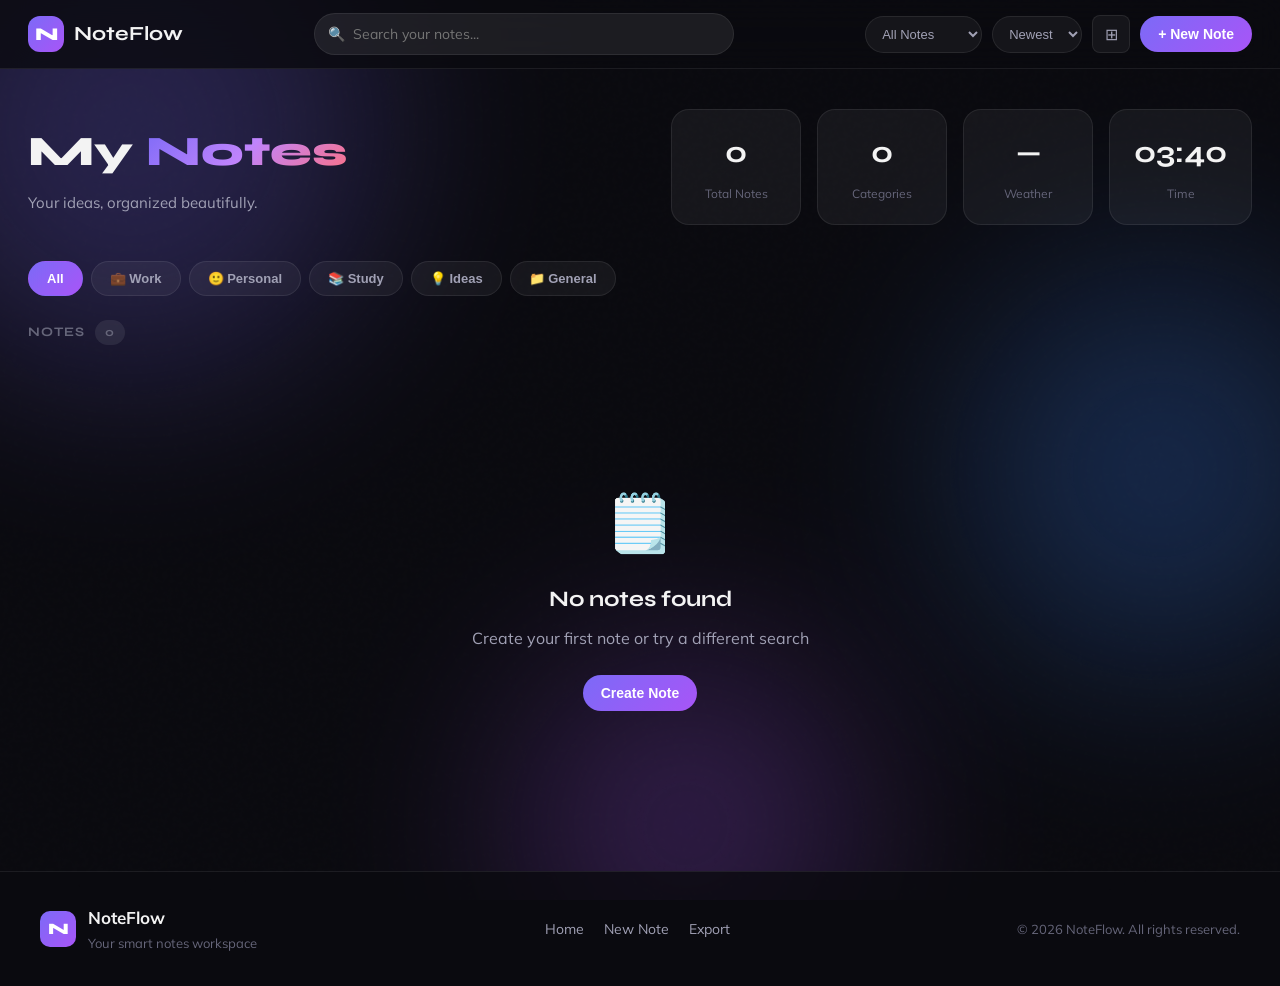
<file: app.html>
<!DOCTYPE html>
<html lang="en">
<head>
  <!-- META TAGS (Syllabus: meta & semantic tags) -->
  <meta charset="UTF-8">
  <meta name="viewport" content="width=device-width, initial-scale=1.0">
  <meta name="description" content="NoteFlow App — Create and manage your notes">
  <meta name="author" content="NoteFlow">
  <title>NoteFlow — App</title>

  <!-- EXTERNAL CSS -->
  <link href="https://fonts.googleapis.com/css2?family=Syne:wght@400;600;700;800&family=Mulish:wght@300;400;500;600&display=swap" rel="stylesheet">
  <link rel="stylesheet" href="style.css">

  <!-- EXTERNAL JS -->
  <script src="script.js" defer></script>
</head>

<body class="app-page">

  <!-- Animated background -->
  <div class="bg-wrap">
    <div class="orb orb1"></div>
    <div class="orb orb2"></div>
    <div class="orb orb3"></div>
    <div class="noise"></div>
  </div>

  <!-- HEADER / NAVBAR -->
  <header>
    <nav class="navbar" id="mainNav">
      <div class="nav-inner">

        <div class="brand">
          <div class="brand-icon">N</div>
          <!-- Inline JS -->
          <span class="brand-name" onclick="window.location.href='index.html'" style="cursor:pointer">NoteFlow</span>
        </div>

        <div class="nav-center">
          <!-- SEARCH (Syllabus: searching/filtering) -->
          <div class="search-wrap">
            <span class="search-icon">🔍</span>
            <input type="text" id="searchInput" placeholder="Search your notes..." oninput="searchNotes()">
          </div>
        </div>

        <div class="nav-right">
          <!-- FILTER DROPDOWN (Syllabus: filtering) -->
          <select id="filterCategory" onchange="filterNotes()" class="nav-filter">
            <option value="All">All Notes</option>
            <option value="Work">💼 Work</option>
            <option value="Personal">🙂 Personal</option>
            <option value="Study">📚 Study</option>
            <option value="Ideas">💡 Ideas</option>
            <option value="General">📁 General</option>
          </select>

          <!-- SORT DROPDOWN (Syllabus: sorting) -->
          <select id="sortOrder" onchange="sortNotes()" class="nav-filter">
            <option value="newest">Newest</option>
            <option value="oldest">Oldest</option>
            <option value="az">A → Z</option>
            <option value="za">Z → A</option>
          </select>

          <!-- Toggle View Button (Syllabus: toggle buttons) -->
          <button class="view-toggle" id="viewToggleBtn" onclick="toggleView()" title="Toggle view">⊞</button>

          <button class="btn-new" onclick="openCreateModal()">+ New Note</button>
        </div>

        <button class="hamburger" id="hamburgerBtn">
          <span></span><span></span><span></span>
        </button>

      </div>
    </nav>
  </header>

  <!-- HERO STATS BAR -->
  <section class="app-hero">
    <div class="app-hero-inner">
      <div class="app-hero-text">
        <h1>My <span class="gradient-text">Notes</span></h1>
        <p>Your ideas, organized beautifully.</p>
      </div>
      <div class="hero-stats">
        <div class="stat">
          <span class="stat-num" id="totalNotes">0</span>
          <span class="stat-label">Total Notes</span>
        </div>
        <div class="stat">
          <span class="stat-num" id="totalCats">0</span>
          <span class="stat-label">Categories</span>
        </div>
        <div class="stat" id="weatherStat" title="Live weather via Web API">
          <span class="stat-num" id="weatherIcon">🌡️</span>
          <span class="stat-label" id="weatherLabel">Weather</span>
        </div>
        <div class="stat">
          <span class="stat-num" id="clockDisplay">--:--</span>
          <span class="stat-label">Time</span>
        </div>
      </div>
    </div>
  </section>

  <!-- CATEGORY BAR (Syllabus: filtering) -->
  <div class="cat-bar">
    <div class="cat-inner">
      <button class="cat-pill active" onclick="setFilter('All', this)">All</button>
      <button class="cat-pill" onclick="setFilter('Work', this)">💼 Work</button>
      <button class="cat-pill" onclick="setFilter('Personal', this)">🙂 Personal</button>
      <button class="cat-pill" onclick="setFilter('Study', this)">📚 Study</button>
      <button class="cat-pill" onclick="setFilter('Ideas', this)">💡 Ideas</button>
      <button class="cat-pill" onclick="setFilter('General', this)">📁 General</button>
    </div>
  </div>

  <!-- MAIN (Syllabus: semantic tags) -->
  <main class="main-content">

    <div class="section-block">
      <div class="section-label">
        Notes
        <span class="section-count" id="noteCount">0</span>
        <span class="section-sort-info" id="sortInfo"></span>
      </div>

      <!-- NOTES GRID -->
      <div id="notesList" class="notes-grid"></div>
    </div>

    <!-- EMPTY STATE -->
    <div id="emptyState" class="empty-state" style="display:none">
      <div class="empty-icon">🗒️</div>
      <h3>No notes found</h3>
      <p>Create your first note or try a different search</p>
      <button class="btn-new" onclick="openCreateModal()">Create Note</button>
    </div>

  </main>

  <!-- CREATE / EDIT MODAL (Syllabus: forms + input validation) -->
  <div id="noteModal" class="modal-overlay" onclick="closeModalOutside(event)">
    <div class="modal-box">

      <div class="modal-header">
        <h3 id="modalTitle">New Note</h3>
        <button class="modal-close" onclick="closeModal()" title="Close">✖</button>
      </div>

      <!-- FORM (Syllabus: forms) -->
      <form class="modal-body" id="noteForm" onsubmit="return false;">

        <div class="field-group">
          <label for="noteTitle">Title <span class="req">*</span></label>
          <input type="text" id="noteTitle" placeholder="Enter title..." maxlength="80" required>
          <span class="char-count" id="titleCharCount">0 / 80</span>
          <span class="field-error" id="titleError"></span>
        </div>

        <div class="field-group">
          <label for="noteCategory">Category</label>
          <select id="noteCategory">
            <option value="General">📁 General</option>
            <option value="Work">💼 Work</option>
            <option value="Personal">🙂 Personal</option>
            <option value="Study">📚 Study</option>
            <option value="Ideas">💡 Ideas</option>
          </select>
        </div>

        <div class="field-group">
          <label for="notePriority">Priority</label>
          <select id="notePriority">
            <option value="normal">Normal</option>
            <option value="high">🔴 High</option>
            <option value="medium">🟡 Medium</option>
            <option value="low">🟢 Low</option>
          </select>
        </div>

        <div class="field-group">
          <label for="noteContent">Content <span class="req">*</span></label>
          <textarea id="noteContent" rows="5" placeholder="Write your note..." required></textarea>
          <span class="field-error" id="contentError"></span>
        </div>

        <!-- AI Enhance Button (Syllabus: Web API - AI) -->
        <div class="ai-bar">
          <button type="button" class="btn-ai" id="aiBtn"  onclick="defineWord()">📖 Define Word</button>
          </button>
          <span class="ai-hint">Let AI improve your note</span>
        </div>

        <!-- AI Response Box -->
        <div class="ai-response-box" id="aiResponseBox" style="display:none;">
          <div class="ai-response-header">
            <span>🤖 AI Suggestion</span>
            <div class="ai-response-actions">
              <button type="button" class="btn-ai-accept" onclick="acceptAiSuggestion()">✅ Use This</button>
              <button type="button" class="btn-ai-reject" onclick="rejectAiSuggestion()">✖ Discard</button>
            </div>
          </div>
          <div class="ai-response-text" id="aiResponseText"></div>
        </div>

      </form>

      <div class="modal-footer">
        <button class="btn-ghost" onclick="closeModal()">Cancel</button>
        <button class="btn-primary" onclick="saveNote()">💾 Save Note</button>
        
      </div>

    </div>
  </div>

  <!-- VIEW NOTE MODAL -->
  <div id="viewModal" class="modal-overlay" onclick="closeViewModalOutside(event)">
    <div class="modal-box modal-box-view">
      <div class="modal-header">
        <h3 id="viewModalTitle">Note</h3>
        <button class="modal-close" onclick="closeViewModal()">✖</button>
      </div>
      <div class="modal-body" id="viewModalBody"></div>
      <div class="modal-footer">
        <button class="btn-ghost" onclick="closeViewModal()">Close</button>
        <button class="btn-primary" id="editFromViewBtn" onclick="editFromView()">✏️ Edit</button>
      </div>
    </div>
  </div>

  <!-- TOAST -->
  <div id="toast" class="toast"></div>

  <!-- SCROLL TOP -->
  <button class="scroll-top" id="scrollTopBtn" onclick="scrollToTop()" title="Back to top">↑</button>

  <!-- FOOTER -->
  <footer class="footer">
    <div class="footer-inner">
      <div class="footer-brand">
        <div class="footer-logo">N</div>
        <div>
          <h3>NoteFlow</h3>
          <p>Your smart notes workspace</p>
        </div>
      </div>
      <nav class="footer-links">
        <a href="index.html">Home</a>
        <a href="#" onclick="openCreateModal()">New Note</a>
        <a href="#" onclick="exportNotes()">Export</a>
      </nav>
      <div class="footer-copy">© 2026 NoteFlow. All rights reserved.</div>
    </div>
  </footer>

</body>
</html>
</file>
<file: style.css>
/* ═══════════════════════════════════════
   NOTEFLOW — COMPLETE STYLESHEET
   Syllabus: External CSS, Media Queries,
   CSS Layouts (Flex/Grid), Hover effects,
   Animations, Responsive design
═══════════════════════════════════════ */

/* RESET */
*, *::before, *::after {
  margin: 0;
  padding: 0;
  box-sizing: border-box;
}

/* ROOT VARIABLES */
:root {
  --bg: #0a0a0f;
  --bg2: #111118;
  --surface: rgba(255,255,255,0.05);
  --surface2: rgba(255,255,255,0.08);
  --surface3: rgba(255,255,255,0.12);

  --border: rgba(255,255,255,0.08);
  --border2: rgba(255,255,255,0.18);

  --text: #f3f3f3;
  --text2: #a1a1b5;
  --text3: #66667a;

  --accent: #7c6af7;
  --accent2: #a855f7;
  --accent-glow: rgba(124,106,247,0.3);

  --green: #22c55e;
  --red: #ef4444;
  --yellow: #eab308;
  --blue: #3b82f6;

  --radius: 18px;
  --radius-sm: 12px;
  --radius-xs: 8px;

  --shadow: 0 8px 32px rgba(0,0,0,0.4);
  --shadow-accent: 0 8px 32px rgba(124,106,247,0.2);

  --transition: 0.25s ease;
}

/* BODY */
body {
  font-family: 'Mulish', sans-serif;
  background: var(--bg);
  color: var(--text);
  min-height: 100vh;
  overflow-x: hidden;
  line-height: 1.6;
}

/* ═══════════════════════════════════════
   ANIMATED BACKGROUND (Syllabus: bg animations)
═══════════════════════════════════════ */
.bg-wrap {
  position: fixed;
  inset: 0;
  overflow: hidden;
  z-index: 0;
  pointer-events: none;
}

.orb {
  position: absolute;
  border-radius: 50%;
  filter: blur(100px);
  opacity: 0.25;
  /* Syllabus: CSS animations */
  animation: orbFloat 8s ease-in-out infinite;
}

.orb1 {
  width: 500px; height: 500px;
  background: #7c6af7;
  top: -120px; left: -120px;
  animation-delay: 0s;
}
.orb2 {
  width: 400px; height: 400px;
  background: #3b82f6;
  right: -80px; top: 30%;
  animation-delay: -3s;
}
.orb3 {
  width: 350px; height: 350px;
  background: #a855f7;
  bottom: -100px; left: 40%;
  animation-delay: -5s;
}

@keyframes orbFloat {
  0%, 100% { transform: translateY(0) scale(1); }
  50% { transform: translateY(-30px) scale(1.05); }
}

/* Noise overlay */
.noise {
  position: absolute;
  inset: 0;
  background-image: url("data:image/svg+xml,%3Csvg viewBox='0 0 200 200' xmlns='http://www.w3.org/2000/svg'%3E%3Cfilter id='n'%3E%3CfeTurbulence type='fractalNoise' baseFrequency='0.9' numOctaves='4'/%3E%3C/filter%3E%3Crect width='100%25' height='100%25' filter='url(%23n)' opacity='0.04'/%3E%3C/svg%3E");
  opacity: 0.3;
}

/* ═══════════════════════════════════════
   NAVBAR (Syllabus: semantic header/nav)
═══════════════════════════════════════ */
header { position: sticky; top: 0; z-index: 100; }

.navbar {
  position: relative;
  backdrop-filter: blur(20px);
  -webkit-backdrop-filter: blur(20px);
  background: rgba(10,10,15,0.8);
  border-bottom: 1px solid var(--border);
  transition: var(--transition);
}

.navbar.scrolled {
  background: rgba(10,10,15,0.95);
  box-shadow: 0 4px 20px rgba(0,0,0,0.4);
}

.nav-inner {
  max-width: 1280px;
  margin: auto;
  padding: 0 28px;
  height: 68px;
  display: flex;
  align-items: center;
  justify-content: space-between;
  gap: 16px;
}

/* BRAND */
.brand {
  display: flex;
  align-items: center;
  gap: 10px;
  flex-shrink: 0;
}

.brand-icon {
  width: 36px; height: 36px;
  border-radius: 12px;
  background: linear-gradient(135deg, #7c6af7, #a855f7);
  display: flex;
  align-items: center;
  justify-content: center;
  color: white;
  font-family: 'Syne', sans-serif;
  font-weight: 800;
  font-size: 18px;
  /* Syllabus: hover effect JS + CSS */
  transition: transform var(--transition), box-shadow var(--transition);
}

.brand-icon:hover {
  transform: rotate(10deg) scale(1.1);
  box-shadow: var(--shadow-accent);
}

.brand-name {
  font-family: 'Syne', sans-serif;
  font-size: 20px;
  font-weight: 700;
  white-space: nowrap;
}

/* SEARCH */
.nav-center { flex: 1; min-width: 0; }

.search-wrap {
  max-width: 420px;
  margin: auto;
  position: relative;
}

.search-icon {
  position: absolute;
  left: 14px;
  top: 50%;
  transform: translateY(-50%);
  font-size: 14px;
  pointer-events: none;
}

.search-wrap input {
  width: 100%;
  padding: 11px 18px 11px 38px;
  background: var(--surface2);
  border: 1px solid var(--border);
  border-radius: 30px;
  color: var(--text);
  outline: none;
  font-size: 14px;
  font-family: 'Mulish', sans-serif;
  transition: border-color var(--transition), box-shadow var(--transition);
}

.search-wrap input:focus {
  border-color: var(--accent);
  box-shadow: 0 0 0 3px var(--accent-glow);
}

/* NAV RIGHT */
.nav-right {
  display: flex;
  align-items: center;
  gap: 10px;
  flex-shrink: 0;
}

/* NAV LINKS (landing) */
.nav-links {
  display: flex;
  align-items: center;
  gap: 8px;
}

.nav-link {
  color: var(--text2);
  text-decoration: none;
  font-size: 14px;
  font-weight: 500;
  padding: 8px 12px;
  border-radius: 8px;
  transition: color var(--transition), background var(--transition);
}

.nav-link:hover {
  color: var(--text);
  background: var(--surface2);
}

/* FILTERS */
.nav-filter {
  padding: 9px 12px;
  border-radius: 30px;
  border: 1px solid var(--border);
  background: var(--surface);
  color: var(--text2);
  outline: none;
  font-size: 13px;
  cursor: pointer;
  transition: border-color var(--transition);
}

.nav-filter:hover, .nav-filter:focus {
  border-color: var(--accent);
}

/* VIEW TOGGLE BUTTON */
.view-toggle {
  width: 38px; height: 38px;
  border-radius: var(--radius-xs);
  border: 1px solid var(--border);
  background: var(--surface);
  color: var(--text2);
  cursor: pointer;
  font-size: 16px;
  display: flex; align-items: center; justify-content: center;
  transition: all var(--transition);
}

.view-toggle:hover {
  background: var(--surface2);
  color: var(--accent);
  border-color: var(--accent);
}

/* BUTTONS */
.btn-new {
  border: none;
  cursor: pointer;
  padding: 10px 18px;
  border-radius: 30px;
  background: linear-gradient(135deg, #7c6af7, #a855f7);
  color: white;
  font-weight: 700;
  font-size: 14px;
  white-space: nowrap;
  transition: transform var(--transition), box-shadow var(--transition);
}

.btn-new:hover {
  transform: translateY(-2px);
  box-shadow: var(--shadow-accent);
}

/* HAMBURGER (Syllabus: toggle button) */
.hamburger {
  display: none;
  flex-direction: column;
  gap: 5px;
  width: 38px; height: 38px;
  padding: 8px;
  border: 1px solid var(--border);
  border-radius: var(--radius-xs);
  background: var(--surface);
  cursor: pointer;
  align-items: center;
  justify-content: center;
}

.hamburger span {
  width: 18px; height: 2px;
  background: var(--text2);
  border-radius: 2px;
  transition: all 0.3s;
  display: block;
}

.hamburger.open span:nth-child(1) { transform: translateY(7px) rotate(45deg); }
.hamburger.open span:nth-child(2) { opacity: 0; }
.hamburger.open span:nth-child(3) { transform: translateY(-7px) rotate(-45deg); }

/* ═══════════════════════════════════════
   LANDING — HERO
═══════════════════════════════════════ */
.hero {
  position: relative;
  z-index: 1;
  min-height: 88vh;
  display: flex;
  align-items: center;
  padding: 80px 28px 60px;
}

.hero-inner {
  max-width: 700px;
  margin: 0 auto;
  text-align: center;
  /* Syllabus: animation on page load */
  animation: fadeUp 0.8s ease both;
}

@keyframes fadeUp {
  from { opacity: 0; transform: translateY(30px); }
  to { opacity: 1; transform: translateY(0); }
}

.hero-badge {
  display: inline-block;
  padding: 6px 16px;
  background: rgba(124,106,247,0.15);
  border: 1px solid rgba(124,106,247,0.3);
  border-radius: 30px;
  color: #c4b5fd;
  font-size: 13px;
  font-weight: 600;
  margin-bottom: 24px;
  animation: fadeUp 0.6s ease both;
}

.hero-title {
  font-family: 'Syne', sans-serif;
  font-size: clamp(42px, 7vw, 72px);
  font-weight: 800;
  line-height: 1.1;
  margin-bottom: 20px;
  animation: fadeUp 0.7s ease both;
  animation-delay: 0.1s;
}

.gradient-text {
  background: linear-gradient(135deg, #7c6af7, #c084fc, #fb7185);
  -webkit-background-clip: text;
  background-clip: text;
  -webkit-text-fill-color: transparent;
}

/* Typing cursor (Syllabus: JS animation) */
.cursor {
  display: inline-block;
  color: var(--accent);
  animation: blink 1s step-end infinite;
  font-weight: 300;
}

@keyframes blink {
  0%, 100% { opacity: 1; }
  50% { opacity: 0; }
}

.hero-sub {
  color: var(--text2);
  font-size: 17px;
  line-height: 1.7;
  margin-bottom: 36px;
  animation: fadeUp 0.7s ease both;
  animation-delay: 0.2s;
}

/* HERO BUTTONS */
.hero-btns {
  display: flex;
  gap: 12px;
  justify-content: center;
  flex-wrap: wrap;
  margin-bottom: 48px;
  animation: fadeUp 0.7s ease both;
  animation-delay: 0.3s;
}

.btn-primary-lg {
  padding: 14px 28px;
  border: none;
  border-radius: 30px;
  background: linear-gradient(135deg, #7c6af7, #a855f7);
  color: white;
  font-size: 16px;
  font-weight: 700;
  cursor: pointer;
  transition: transform var(--transition), box-shadow var(--transition);
}

.btn-primary-lg:hover {
  transform: translateY(-3px);
  box-shadow: 0 12px 40px rgba(124,106,247,0.4);
}

.btn-outline-lg {
  padding: 14px 28px;
  border: 1px solid var(--border2);
  border-radius: 30px;
  background: transparent;
  color: var(--text);
  font-size: 16px;
  font-weight: 600;
  cursor: pointer;
  transition: all var(--transition);
}

.btn-outline-lg:hover {
  background: var(--surface2);
  border-color: var(--accent);
  color: var(--accent);
}

/* HERO STATS */
.hero-stats {
  display: flex;
  justify-content: center;
  gap: 16px;
  flex-wrap: wrap;
  animation: fadeUp 0.7s ease both;
  animation-delay: 0.4s;
}

.stat {
  background: var(--surface);
  border: 1px solid var(--border);
  padding: 18px 24px;
  border-radius: var(--radius);
  min-width: 130px;
  text-align: center;
  transition: border-color var(--transition), transform var(--transition);
}

.stat:hover {
  border-color: var(--border2);
  transform: translateY(-2px);
}

.stat-num {
  display: block;
  font-family: 'Syne', sans-serif;
  font-size: 30px;
  font-weight: 700;
  margin-bottom: 4px;
}

.stat-label {
  color: var(--text3);
  font-size: 12px;
}

/* HERO DECORATION CARDS */
.hero-cards-deco {
  position: absolute;
  right: 5%;
  top: 50%;
  transform: translateY(-50%);
  display: flex;
  flex-direction: column;
  gap: 14px;
  pointer-events: none;
}

.deco-card {
  background: var(--surface2);
  border: 1px solid var(--border2);
  border-radius: var(--radius-sm);
  padding: 16px 20px;
  width: 200px;
  /* Syllabus: animation */
  animation: floatCard 4s ease-in-out infinite;
}

.deco1 { animation-delay: 0s; }
.deco2 { animation-delay: -1.3s; }
.deco3 { animation-delay: -2.6s; }

@keyframes floatCard {
  0%, 100% { transform: translateY(0); }
  50% { transform: translateY(-8px); }
}

.deco-tag {
  font-size: 10px;
  font-weight: 700;
  color: #c4b5fd;
  margin-bottom: 6px;
}

.deco-title {
  font-weight: 600;
  font-size: 13px;
  margin-bottom: 10px;
}

.deco-line {
  height: 4px;
  background: var(--surface3);
  border-radius: 4px;
  margin-bottom: 6px;
}

.deco-line.short { width: 60%; }

/* ═══════════════════════════════════════
   FEATURES SECTION
═══════════════════════════════════════ */
.features-section {
  position: relative;
  z-index: 1;
  padding: 80px 28px;
}

.section-container {
  max-width: 1200px;
  margin: auto;
}

.section-heading {
  text-align: center;
  margin-bottom: 48px;
}

.section-eyebrow {
  display: inline-block;
  font-size: 12px;
  font-weight: 700;
  text-transform: uppercase;
  letter-spacing: 2px;
  color: var(--accent);
  margin-bottom: 12px;
}

.section-heading h2 {
  font-family: 'Syne', sans-serif;
  font-size: clamp(28px, 4vw, 44px);
  font-weight: 800;
}

/* FEATURES TABLE (Syllabus: tables) */
.features-table-wrap {
  overflow-x: auto;
  margin-bottom: 48px;
  border-radius: var(--radius);
  border: 1px solid var(--border);
}

.features-table {
  width: 100%;
  border-collapse: collapse;
  font-size: 14px;
}

.features-table thead {
  background: var(--surface2);
}

.features-table th {
  padding: 14px 20px;
  text-align: left;
  font-family: 'Syne', sans-serif;
  font-weight: 700;
  font-size: 12px;
  text-transform: uppercase;
  letter-spacing: 1px;
  color: var(--text3);
  border-bottom: 1px solid var(--border);
}

.features-table td {
  padding: 14px 20px;
  border-bottom: 1px solid var(--border);
  color: var(--text2);
}

.features-table tbody tr {
  transition: background var(--transition);
}

/* Syllabus: hover effect */
.features-table tbody tr:hover {
  background: var(--surface);
}

.features-table tbody tr:last-child td {
  border-bottom: none;
}

.badge {
  display: inline-block;
  padding: 4px 10px;
  border-radius: 20px;
  font-size: 11px;
  font-weight: 700;
}

.badge-green { background: rgba(34,197,94,0.15); color: #86efac; }
.badge-blue  { background: rgba(59,130,246,0.15); color: #93c5fd; }
.badge-yellow{ background: rgba(234,179,8,0.15);  color: #fde047; }

/* FEATURES GRID */
.features-grid {
  display: grid;
  grid-template-columns: repeat(auto-fill, minmax(280px, 1fr));
  gap: 20px;
}

/* FEATURE CARD (Syllabus: hover effects using JS) */
.feat-card {
  background: var(--surface);
  border: 1px solid var(--border);
  border-radius: var(--radius);
  padding: 28px 24px;
  cursor: default;
  transition: transform var(--transition), border-color var(--transition), box-shadow var(--transition);
  position: relative;
  overflow: hidden;
}

.feat-card::before {
  content: '';
  position: absolute;
  inset: 0;
  background: linear-gradient(135deg, rgba(124,106,247,0.05), transparent);
  opacity: 0;
  transition: opacity var(--transition);
}

/* Syllabus: hover effect */
.feat-card:hover {
  transform: translateY(-6px);
  border-color: var(--border2);
  box-shadow: var(--shadow-accent);
}

.feat-card:hover::before { opacity: 1; }

.feat-icon {
  font-size: 32px;
  margin-bottom: 16px;
  display: block;
}

.feat-card h3 {
  font-family: 'Syne', sans-serif;
  font-size: 18px;
  margin-bottom: 10px;
}

.feat-card p {
  color: var(--text2);
  font-size: 14px;
  line-height: 1.6;
}

/* ═══════════════════════════════════════
   GALLERY SECTION (Syllabus: image gallery)
═══════════════════════════════════════ */
.gallery-section {
  position: relative;
  z-index: 1;
  padding: 80px 28px;
  background: rgba(255,255,255,0.02);
}

/* Gallery Filter Buttons (Syllabus: filtering) */
.gallery-filters {
  display: flex;
  gap: 10px;
  justify-content: center;
  flex-wrap: wrap;
  margin-bottom: 32px;
}

.gal-btn {
  padding: 8px 20px;
  border: 1px solid var(--border);
  border-radius: 30px;
  background: var(--surface);
  color: var(--text2);
  cursor: pointer;
  font-size: 13px;
  font-weight: 600;
  transition: all var(--transition);
}

.gal-btn.active, .gal-btn:hover {
  background: linear-gradient(135deg, #7c6af7, #a855f7);
  color: white;
  border-color: transparent;
}

/* Gallery Grid */
.gallery-grid {
  display: grid;
  grid-template-columns: repeat(auto-fill, minmax(280px, 1fr));
  gap: 20px;
}

.gallery-item {
  cursor: pointer;
  border-radius: var(--radius);
  overflow: hidden;
  border: 1px solid var(--border);
  transition: transform var(--transition), box-shadow var(--transition);
}

.gallery-item:hover {
  transform: scale(1.02);
  box-shadow: var(--shadow);
}

.gallery-item.hidden {
  display: none;
}

.gal-img-wrap {
  position: relative;
  aspect-ratio: 16/10;
  overflow: hidden;
}

.gal-placeholder {
  width: 100%; height: 100%;
  display: flex;
  flex-direction: column;
  align-items: center;
  justify-content: center;
  gap: 8px;
}

.gal-placeholder span { font-size: 40px; }
.gal-placeholder p { font-size: 14px; font-weight: 600; color: rgba(255,255,255,0.8); }

/* Gallery overlay (Syllabus: hover effect) */
.gal-overlay {
  position: absolute;
  inset: 0;
  background: rgba(0,0,0,0.5);
  display: flex;
  align-items: center;
  justify-content: center;
  opacity: 0;
  transition: opacity var(--transition);
}

.gallery-item:hover .gal-overlay { opacity: 1; }

.gal-overlay span {
  background: white;
  color: #000;
  padding: 8px 16px;
  border-radius: 30px;
  font-size: 13px;
  font-weight: 700;
}

.gal-caption {
  padding: 12px 16px;
  font-size: 13px;
  color: var(--text2);
  background: var(--surface);
  text-align: center;
}

/* LIGHTBOX (Syllabus: interactive gallery) */
.lightbox-overlay {
  position: fixed;
  inset: 0;
  background: rgba(0,0,0,0.92);
  z-index: 500;
  display: none;
  align-items: center;
  justify-content: center;
  padding: 20px;
  animation: fadeIn 0.2s ease;
}

.lightbox-overlay.active { display: flex; }

@keyframes fadeIn {
  from { opacity: 0; }
  to { opacity: 1; }
}

.lightbox-content {
  max-width: 700px;
  width: 100%;
  border-radius: var(--radius);
  overflow: hidden;
  animation: scaleIn 0.3s ease;
}

@keyframes scaleIn {
  from { transform: scale(0.8); opacity: 0; }
  to { transform: scale(1); opacity: 1; }
}

.lightbox-close, .lightbox-prev, .lightbox-next {
  position: fixed;
  border: none;
  background: rgba(255,255,255,0.1);
  color: white;
  cursor: pointer;
  border-radius: 50%;
  transition: background var(--transition);
  font-size: 20px;
  display: flex; align-items: center; justify-content: center;
}

.lightbox-close { top: 20px; right: 20px; width: 44px; height: 44px; }
.lightbox-prev  { left: 16px; top: 50%; transform: translateY(-50%); width: 44px; height: 44px; }
.lightbox-next  { right: 16px; top: 50%; transform: translateY(-50%); width: 44px; height: 44px; }

.lightbox-close:hover,
.lightbox-prev:hover,
.lightbox-next:hover { background: rgba(255,255,255,0.2); }

/* ═══════════════════════════════════════
   ABOUT SECTION
═══════════════════════════════════════ */
.about-section {
  position: relative;
  z-index: 1;
  padding: 80px 28px;
}

.about-grid {
  display: grid;
  grid-template-columns: 1fr 1fr;
  gap: 60px;
  align-items: center;
}

.about-text h2 {
  font-family: 'Syne', sans-serif;
  font-size: clamp(26px, 4vw, 40px);
  font-weight: 800;
  margin: 12px 0 20px;
}

.about-text p {
  color: var(--text2);
  line-height: 1.7;
  margin-bottom: 16px;
}

.about-tags {
  display: flex;
  gap: 10px;
  flex-wrap: wrap;
  margin-top: 24px;
}

.tag {
  padding: 6px 14px;
  background: rgba(124,106,247,0.12);
  border: 1px solid rgba(124,106,247,0.25);
  border-radius: 30px;
  color: #c4b5fd;
  font-size: 13px;
  font-weight: 600;
}

/* About card stack */
.about-card-stack {
  position: relative;
  height: 260px;
}

.stack-card {
  position: absolute;
  background: var(--surface2);
  border: 1px solid var(--border2);
  border-radius: var(--radius-sm);
  padding: 16px 20px;
  font-weight: 600;
  font-size: 15px;
  display: flex;
  align-items: center;
  gap: 10px;
  width: 240px;
  transition: transform var(--transition);
  animation: floatCard 4s ease-in-out infinite;
}

.sc1 { top: 0; left: 0; animation-delay: 0s; z-index: 3; }
.sc2 { top: 80px; left: 30px; animation-delay: -1.5s; z-index: 2; }
.sc3 { top: 160px; left: 60px; animation-delay: -3s; z-index: 1; }

.stack-card:hover { transform: translateX(10px) !important; }

/* ═══════════════════════════════════════
   CTA SECTION
═══════════════════════════════════════ */
.cta-section {
  position: relative;
  z-index: 1;
  padding: 60px 28px;
}

.cta-box {
  background: linear-gradient(135deg, rgba(124,106,247,0.15), rgba(168,85,247,0.08));
  border: 1px solid rgba(124,106,247,0.25);
  border-radius: 24px;
  padding: 60px 40px;
  text-align: center;
}

.cta-box h2 {
  font-family: 'Syne', sans-serif;
  font-size: clamp(28px, 4vw, 44px);
  font-weight: 800;
  margin-bottom: 16px;
}

.cta-box p {
  color: var(--text2);
  margin-bottom: 32px;
  font-size: 16px;
}

/* ═══════════════════════════════════════
   APP PAGE — HERO BAR
═══════════════════════════════════════ */
.app-hero {
  position: relative;
  z-index: 1;
  padding: 40px 28px 20px;
}

.app-hero-inner {
  max-width: 1280px;
  margin: auto;
  display: flex;
  justify-content: space-between;
  align-items: center;
  flex-wrap: wrap;
  gap: 24px;
}

.app-hero-text h1 {
  font-family: 'Syne', sans-serif;
  font-size: clamp(28px, 4vw, 42px);
  font-weight: 800;
  margin-bottom: 6px;
}

.app-hero-text p {
  color: var(--text2);
  font-size: 15px;
}

/* ═══════════════════════════════════════
   CATEGORY BAR
═══════════════════════════════════════ */
.cat-bar {
  position: relative;
  z-index: 1;
  padding: 16px 28px 24px;
}

.cat-inner {
  max-width: 1280px;
  margin: auto;
  display: flex;
  gap: 8px;
  flex-wrap: wrap;
}

.cat-pill {
  padding: 9px 18px;
  border: 1px solid var(--border);
  cursor: pointer;
  border-radius: 30px;
  background: var(--surface);
  color: var(--text2);
  font-size: 13px;
  font-weight: 600;
  transition: all var(--transition);
}

.cat-pill:hover {
  border-color: var(--border2);
  color: var(--text);
}

.cat-pill.active {
  background: linear-gradient(135deg, #7c6af7, #a855f7);
  color: white;
  border-color: transparent;
}

/* ═══════════════════════════════════════
   MAIN CONTENT
═══════════════════════════════════════ */
.main-content {
  position: relative;
  z-index: 1;
  max-width: 1280px;
  margin: auto;
  padding: 0 28px 80px;
}

.section-block { margin-bottom: 32px; }

.section-label {
  margin-bottom: 20px;
  display: flex;
  align-items: center;
  gap: 10px;
  font-family: 'Syne', sans-serif;
  font-size: 13px;
  font-weight: 700;
  color: var(--text3);
  text-transform: uppercase;
  letter-spacing: 1px;
}

.section-count {
  background: var(--surface2);
  padding: 3px 10px;
  border-radius: 20px;
  font-size: 12px;
}

.section-sort-info {
  font-size: 11px;
  color: var(--accent);
  font-weight: 400;
  text-transform: none;
  letter-spacing: 0;
}

/* ═══════════════════════════════════════
   NOTES GRID & CARDS
═══════════════════════════════════════ */
.notes-grid {
  display: grid;
  grid-template-columns: repeat(auto-fill, minmax(280px, 1fr));
  gap: 20px;
}

.notes-grid.list-view {
  grid-template-columns: 1fr;
}

/* NOTE CARD */
.note-card {
  background: var(--surface);
  border: 1px solid var(--border);
  border-radius: var(--radius);
  padding: 22px;
  cursor: pointer;
  transition: transform var(--transition), border-color var(--transition), box-shadow var(--transition);
  position: relative;
  overflow: hidden;
  /* Syllabus: animation */
  animation: fadeUp 0.4s ease both;
}

/* Syllabus: hover effect */
.note-card:hover {
  transform: translateY(-4px);
  border-color: var(--border2);
  box-shadow: var(--shadow);
}

/* Priority indicator */
.note-card.priority-high  { border-left: 3px solid var(--red); }
.note-card.priority-medium{ border-left: 3px solid var(--yellow); }
.note-card.priority-low   { border-left: 3px solid var(--green); }

/* Card Top */
.card-top {
  display: flex;
  justify-content: space-between;
  align-items: flex-start;
  margin-bottom: 14px;
  gap: 8px;
}

.note-cat-tag {
  padding: 4px 10px;
  border-radius: 20px;
  background: rgba(124,106,247,0.12);
  color: #c4b5fd;
  font-size: 11px;
  font-weight: 700;
}

.card-actions {
  display: flex;
  gap: 6px;
  opacity: 0;
  transition: opacity var(--transition);
}

.note-card:hover .card-actions { opacity: 1; }

.card-btn {
  width: 28px; height: 28px;
  border: none;
  border-radius: 6px;
  cursor: pointer;
  font-size: 12px;
  display: flex; align-items: center; justify-content: center;
  transition: background var(--transition);
}

.card-btn.del {
  background: rgba(239,68,68,0.15);
  color: #fca5a5;
}

.card-btn.del:hover { background: rgba(239,68,68,0.3); }

.card-btn.edit {
  background: rgba(124,106,247,0.15);
  color: #c4b5fd;
}

.card-btn.edit:hover { background: rgba(124,106,247,0.3); }

/* Card Content */
.note-title {
  font-family: 'Syne', sans-serif;
  font-size: 18px;
  font-weight: 700;
  margin-bottom: 10px;
  line-height: 1.3;
}

.note-content {
  color: var(--text2);
  line-height: 1.65;
  font-size: 14px;
  display: -webkit-box;
  -webkit-line-clamp: 3;
  -webkit-box-orient: vertical;
  overflow: hidden;
}

/* Card Footer */
.card-footer {
  margin-top: 18px;
  padding-top: 12px;
  border-top: 1px solid var(--border);
  display: flex;
  justify-content: space-between;
  align-items: center;
}

.note-date, .note-words {
  font-size: 11px;
  color: var(--text3);
}

/* ═══════════════════════════════════════
   EMPTY STATE
═══════════════════════════════════════ */
.empty-state {
  text-align: center;
  padding: 80px 20px;
}

.empty-icon {
  font-size: 56px;
  margin-bottom: 16px;
  display: block;
  animation: bounce 2s ease infinite;
}

@keyframes bounce {
  0%, 100% { transform: translateY(0); }
  50% { transform: translateY(-10px); }
}

.empty-state h3 {
  font-family: 'Syne', sans-serif;
  font-size: 22px;
  margin-bottom: 8px;
}

.empty-state p { color: var(--text2); margin-bottom: 24px; }

/* ═══════════════════════════════════════
   MODAL (Syllabus: forms + validation)
═══════════════════════════════════════ */
.modal-overlay {
  position: fixed;
  inset: 0;
  background: rgba(0,0,0,0.75);
  display: none;
  align-items: center;
  justify-content: center;
  padding: 20px;
  z-index: 200;
  backdrop-filter: blur(4px);
}

.modal-overlay.active {
  display: flex;
  animation: fadeIn 0.2s ease;
}

.modal-box {
  width: 100%;
  max-width: 540px;
  background: var(--bg2);
  border: 1px solid var(--border2);
  border-radius: 24px;
  overflow: hidden;
  animation: scaleIn 0.25s ease;
  max-height: 90vh;
  overflow-y: auto;
}

.modal-box-view { max-width: 600px; }

/* Modal Header */
.modal-header {
  display: flex;
  justify-content: space-between;
  align-items: center;
  padding: 24px 24px 0;
  position: sticky;
  top: 0;
  background: var(--bg2);
  z-index: 1;
}

.modal-header h3 {
  font-family: 'Syne', sans-serif;
  font-size: 22px;
}

.modal-close {
  width: 34px; height: 34px;
  border: none;
  border-radius: 10px;
  background: var(--surface);
  color: var(--text2);
  cursor: pointer;
  transition: background var(--transition), color var(--transition);
}

.modal-close:hover { background: rgba(239,68,68,0.15); color: #fca5a5; }

/* Modal Body / Form */
.modal-body { padding: 24px; }

.field-group { margin-bottom: 20px; position: relative; }

label {
  display: block;
  margin-bottom: 7px;
  font-size: 12px;
  font-weight: 700;
  color: var(--text3);
  text-transform: uppercase;
  letter-spacing: 0.5px;
}

.req { color: var(--red); }

/* Syllabus: input validation visual feedback */
.modal-body input,
.modal-body select,
.modal-body textarea {
  width: 100%;
  padding: 12px 14px;
  border-radius: var(--radius-sm);
  border: 1px solid var(--border);
  background: var(--surface);
  color: var(--text);
  outline: none;
  font-family: 'Mulish', sans-serif;
  font-size: 14px;
  transition: border-color var(--transition), box-shadow var(--transition);
}

.modal-body input:focus,
.modal-body select:focus,
.modal-body textarea:focus {
  border-color: var(--accent);
  box-shadow: 0 0 0 3px var(--accent-glow);
}

.modal-body input.invalid,
.modal-body textarea.invalid {
  border-color: var(--red);
  box-shadow: 0 0 0 3px rgba(239,68,68,0.2);
}

.modal-body input.valid,
.modal-body textarea.valid {
  border-color: var(--green);
}

.modal-body textarea { resize: vertical; min-height: 120px; }

.char-count {
  display: block;
  text-align: right;
  font-size: 11px;
  color: var(--text3);
  margin-top: 4px;
}

.field-error {
  display: block;
  font-size: 12px;
  color: var(--red);
  margin-top: 5px;
  min-height: 16px;
}

/* AI BAR (Syllabus: Web API) */
.ai-bar {
  display: flex;
  align-items: center;
  gap: 12px;
  padding: 12px 14px;
  background: rgba(124,106,247,0.06);
  border: 1px solid rgba(124,106,247,0.2);
  border-radius: var(--radius-sm);
  margin-bottom: 16px;
}

.btn-ai {
  padding: 8px 16px;
  border: 1px solid rgba(124,106,247,0.4);
  border-radius: 20px;
  background: rgba(124,106,247,0.15);
  color: #c4b5fd;
  font-size: 13px;
  font-weight: 700;
  cursor: pointer;
  white-space: nowrap;
  transition: all var(--transition);
}

.btn-ai:hover {
  background: rgba(124,106,247,0.25);
  transform: translateY(-1px);
}

.btn-ai:disabled {
  opacity: 0.5;
  cursor: not-allowed;
  transform: none;
}

.ai-hint { font-size: 12px; color: var(--text3); }

/* AI Response Box */
.ai-response-box {
  background: rgba(124,106,247,0.06);
  border: 1px solid rgba(124,106,247,0.2);
  border-radius: var(--radius-sm);
  padding: 16px;
  margin-bottom: 16px;
  animation: fadeUp 0.3s ease;
}

.ai-response-header {
  display: flex;
  justify-content: space-between;
  align-items: center;
  margin-bottom: 12px;
  font-size: 12px;
  font-weight: 700;
  color: #c4b5fd;
}

.ai-response-actions { display: flex; gap: 8px; }

.btn-ai-accept {
  padding: 5px 12px;
  background: rgba(34,197,94,0.15);
  color: #86efac;
  border: 1px solid rgba(34,197,94,0.3);
  border-radius: 8px;
  cursor: pointer;
  font-size: 12px;
  font-weight: 600;
  transition: background var(--transition);
}

.btn-ai-accept:hover { background: rgba(34,197,94,0.25); }

.btn-ai-reject {
  padding: 5px 12px;
  background: rgba(239,68,68,0.1);
  color: #fca5a5;
  border: 1px solid rgba(239,68,68,0.2);
  border-radius: 8px;
  cursor: pointer;
  font-size: 12px;
  font-weight: 600;
  transition: background var(--transition);
}

.btn-ai-reject:hover { background: rgba(239,68,68,0.2); }

.ai-response-text {
  color: var(--text2);
  font-size: 14px;
  line-height: 1.65;
  white-space: pre-wrap;
}

/* AI Loading spinner */
.ai-loading {
  display: inline-block;
  width: 16px; height: 16px;
  border: 2px solid rgba(196,181,253,0.3);
  border-top-color: #c4b5fd;
  border-radius: 50%;
  animation: spin 0.8s linear infinite;
  vertical-align: middle;
  margin-right: 6px;
}

@keyframes spin {
  to { transform: rotate(360deg); }
}

/* Modal Footer */
.modal-footer {
  display: flex;
  justify-content: flex-end;
  gap: 12px;
  padding: 0 24px 24px;
  position: sticky;
  bottom: 0;
  background: var(--bg2);
  padding-top: 12px;
}

.btn-ghost {
  padding: 10px 18px;
  border-radius: var(--radius-sm);
  border: 1px solid var(--border);
  background: transparent;
  color: var(--text2);
  cursor: pointer;
  font-size: 14px;
  transition: background var(--transition);
}

.btn-ghost:hover { background: var(--surface2); }

.btn-primary {
  padding: 10px 22px;
  border: none;
  border-radius: var(--radius-sm);
  background: linear-gradient(135deg, #7c6af7, #a855f7);
  color: white;
  font-weight: 700;
  font-size: 14px;
  cursor: pointer;
  transition: transform var(--transition), box-shadow var(--transition);
}

.btn-primary:hover {
  transform: translateY(-2px);
  box-shadow: var(--shadow-accent);
}

/* ═══════════════════════════════════════
   TOAST
═══════════════════════════════════════ */
.toast {
  position: fixed;
  bottom: 30px;
  left: 50%;
  transform: translateX(-50%) translateY(20px);
  background: var(--surface3);
  border: 1px solid var(--border2);
  padding: 12px 22px;
  border-radius: 12px;
  z-index: 999;
  opacity: 0;
  pointer-events: none;
  transition: all 0.3s ease;
  font-size: 14px;
  font-weight: 500;
  white-space: nowrap;
}

.toast.show {
  opacity: 1;
  transform: translateX(-50%) translateY(0);
}

/* ═══════════════════════════════════════
   SCROLL TOP
═══════════════════════════════════════ */
.scroll-top {
  position: fixed;
  bottom: 28px;
  right: 28px;
  width: 44px; height: 44px;
  border-radius: 50%;
  border: 1px solid var(--border2);
  background: var(--surface2);
  color: var(--text);
  font-size: 18px;
  cursor: pointer;
  display: flex; align-items: center; justify-content: center;
  opacity: 0;
  transform: translateY(20px);
  transition: all var(--transition);
  z-index: 99;
}

.scroll-top.visible {
  opacity: 1;
  transform: translateY(0);
}

.scroll-top:hover {
  background: var(--accent);
  border-color: var(--accent);
}

/* ═══════════════════════════════════════
   FOOTER (Syllabus: semantic footer)
═══════════════════════════════════════ */
.footer {
  position: relative;
  z-index: 1;
  border-top: 1px solid var(--border);
  padding: 32px 28px;
  background: rgba(10,10,15,0.8);
}

.footer-inner {
  max-width: 1200px;
  margin: auto;
  display: flex;
  justify-content: space-between;
  align-items: center;
  flex-wrap: wrap;
  gap: 20px;
}

.footer-brand {
  display: flex;
  align-items: center;
  gap: 12px;
}

.footer-logo {
  width: 36px; height: 36px;
  border-radius: 10px;
  background: linear-gradient(135deg, #7c6af7, #a855f7);
  color: white;
  display: flex; align-items: center; justify-content: center;
  font-family: 'Syne', sans-serif;
  font-weight: 800;
}

.footer-brand h3 { font-size: 17px; margin-bottom: 2px; }
.footer-brand p  { font-size: 13px; color: var(--text3); }

.footer-links {
  display: flex;
  gap: 20px;
  flex-wrap: wrap;
}

.footer-links a {
  text-decoration: none;
  color: var(--text2);
  font-size: 14px;
  transition: color var(--transition);
}

.footer-links a:hover { color: var(--accent); }

.footer-copy { font-size: 13px; color: var(--text3); }

/* ═══════════════════════════════════════
   MEDIA QUERIES (Syllabus: responsive design)
═══════════════════════════════════════ */

/* Tablet */
@media (max-width: 1024px) {
  .hero-cards-deco { display: none; }
  .about-grid { grid-template-columns: 1fr; gap: 40px; }
  .about-visual { display: none; }
}

/* Mobile / Tablet */
@media (max-width: 768px) {
  .nav-inner { padding: 0 16px; gap: 10px; }
  .nav-center { display: none; }
  .nav-filter { display: none; }
  .view-toggle { display: none; }

  /* Hamburger menu */
  .hamburger { display: flex; }

  .nav-links {
    display: none;
    position: absolute;
    top: 68px;
    left: 0; right: 0;
    background: var(--bg2);
    border-top: 1px solid var(--border);
    border-bottom: 1px solid var(--border);
    flex-direction: column;
    padding: 16px;
    gap: 4px;
    z-index: 99;
  }

  .nav-links.open { display: flex; }
  .nav-link { padding: 12px 16px; width: 100%; }

  /* Layout */
  .main-content, .cat-bar { padding-left: 16px; padding-right: 16px; }
  .features-section, .gallery-section, .about-section,
  .cta-section, .app-hero { padding-left: 16px; padding-right: 16px; }

  .notes-grid { grid-template-columns: 1fr; }
  .features-grid { grid-template-columns: 1fr; }
  .gallery-grid { grid-template-columns: 1fr 1fr; }

  .hero { padding: 60px 16px 40px; }
  .hero-title { font-size: 38px; }
  .hero-btns { flex-direction: column; align-items: center; }
  .hero-stats { gap: 10px; }
  .stat { padding: 14px 18px; min-width: 100px; }
  .stat-num { font-size: 24px; }

  .app-hero-inner { flex-direction: column; align-items: flex-start; }

  .cta-box { padding: 40px 24px; }

  .footer-inner { flex-direction: column; text-align: center; }
  .footer-links { justify-content: center; }

  .modal-box { border-radius: 20px; }

  .lightbox-prev { left: 8px; }
  .lightbox-next { right: 8px; }
}

/* Small mobile */
@media (max-width: 480px) {
  .gallery-grid { grid-template-columns: 1fr; }
  .hero-title { font-size: 32px; }
  .btn-primary-lg, .btn-outline-lg { width: 100%; }
  .scroll-top { bottom: 16px; right: 16px; }
}

/* Large desktop */
@media (min-width: 1400px) {
  .nav-inner, .main-content, .cat-bar, .section-container,
  .app-hero-inner, .footer-inner {
    max-width: 1400px;
  }
}
/* IMAGE WRAPPER FIX */
.gal-img-wrap{
    position: relative;
    width: 100%;
    height: 260px;
    overflow: hidden;
    border-radius: 20px;
}

/* IMAGE PROPER FIT */
.gal-img-wrap img{
    width: 100%;
    height: 100%;
    object-fit: cover;   /* important */
    display: block;
    transition: 0.4s ease;
}
</file>
